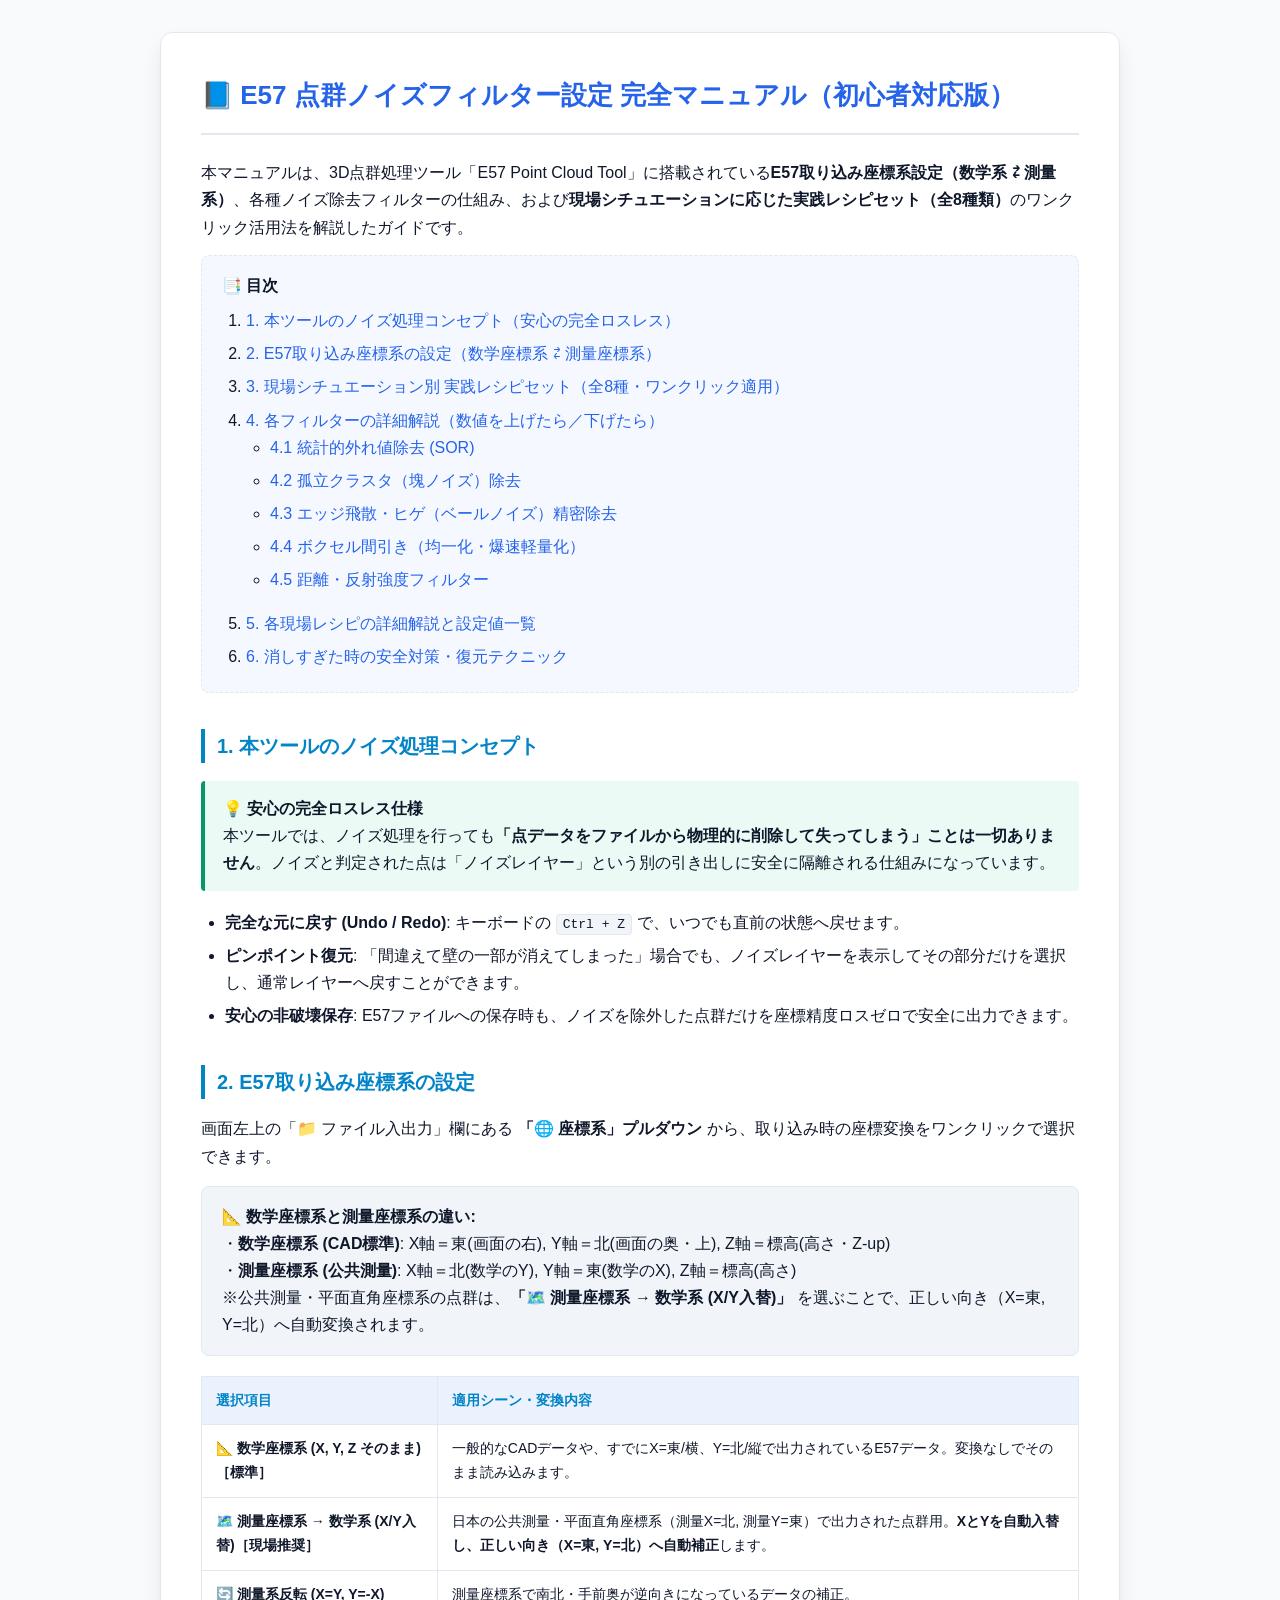
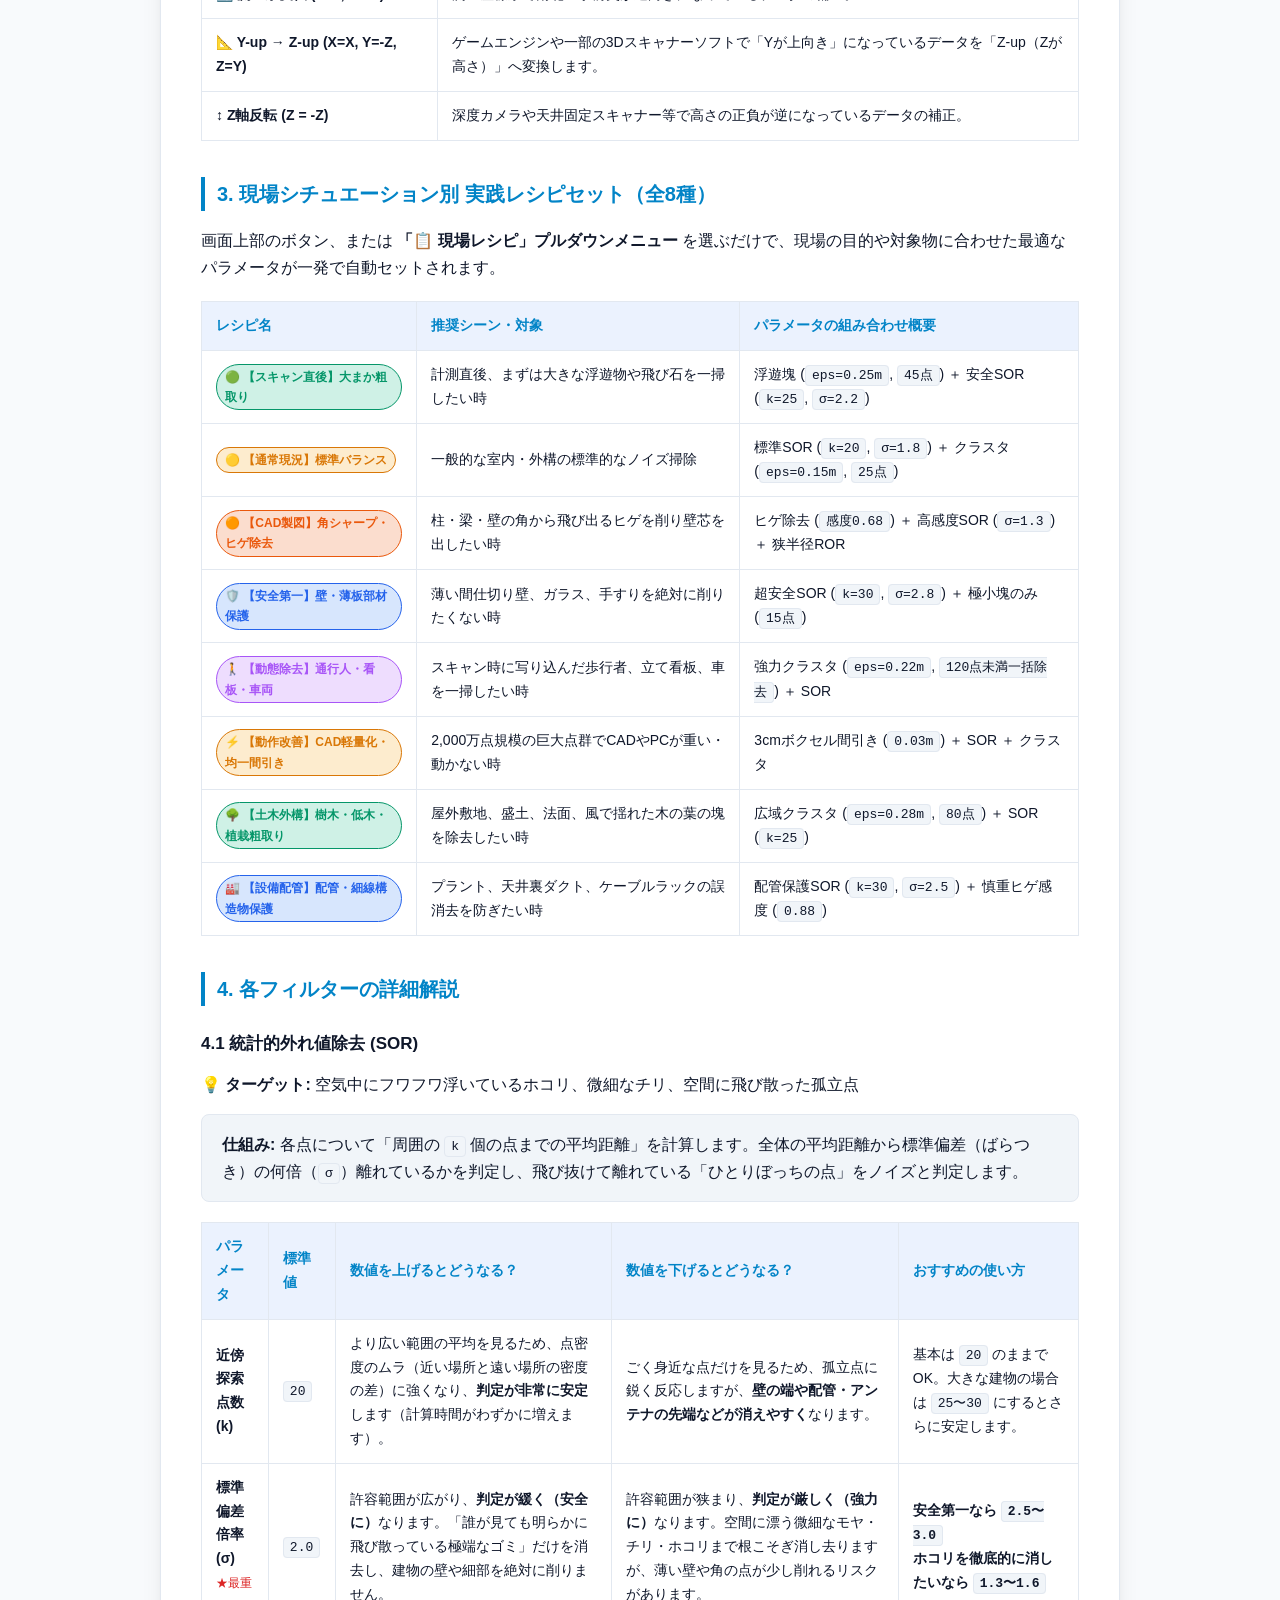
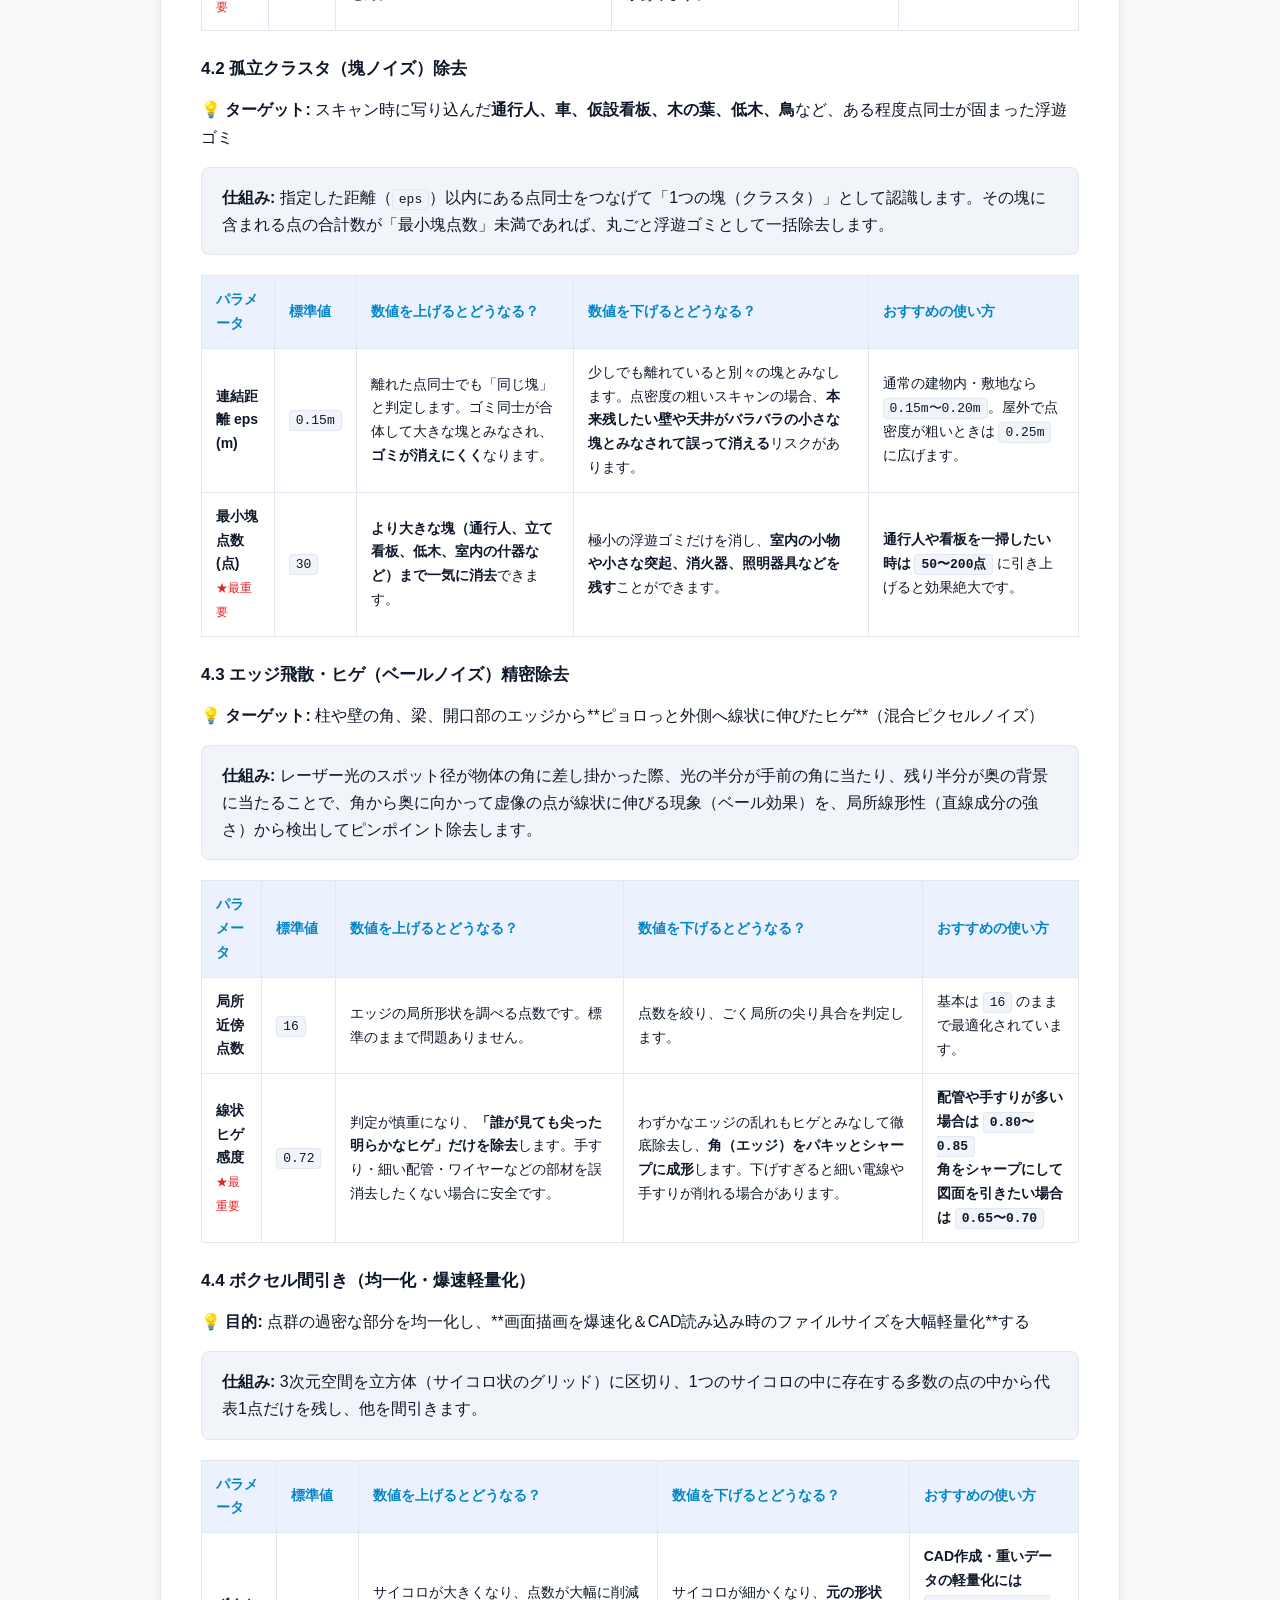
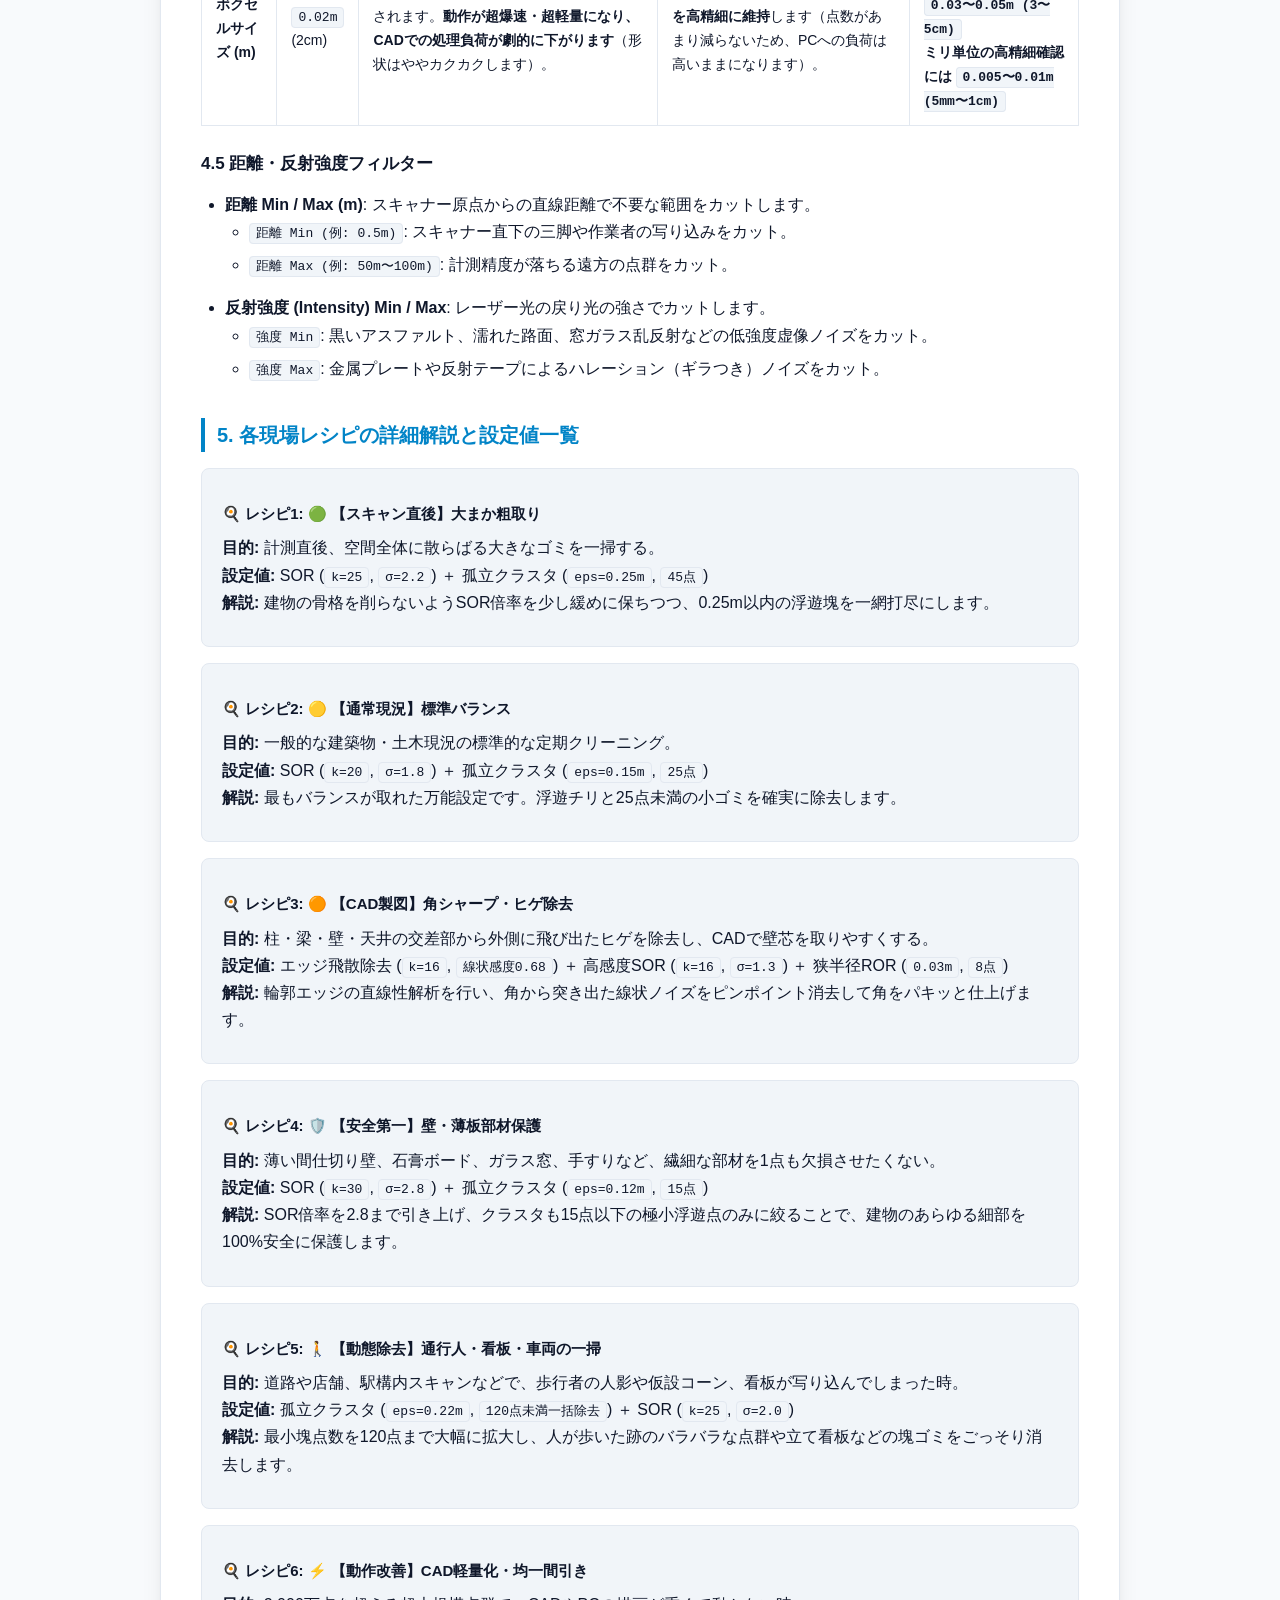
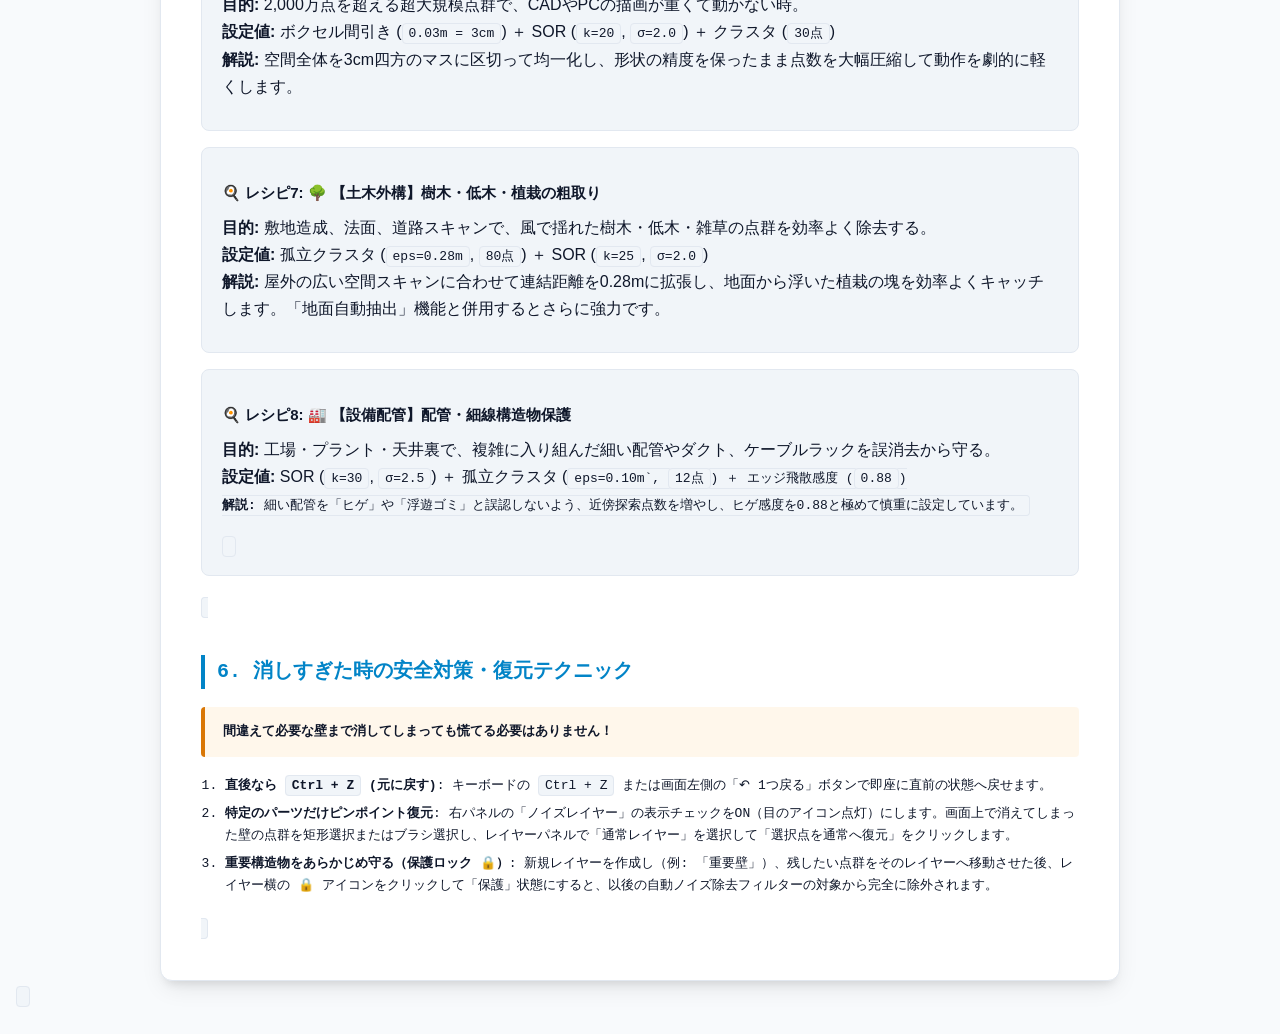
<file: ノイズフィルター設定ガイド_初心者向け完全マニュアル.html>
<!DOCTYPE html>
<html lang="ja">
<head>
  <meta charset="UTF-8">
  <meta name="viewport" content="width=device-width, initial-scale=1.0">
  <title>E57 点群ノイズフィルター設定 完全マニュアル（初心者対応版）</title>
  <style>
    :root {
      --bg: #0f172a;
      --card-bg: #1e293b;
      --border: #334155;
      --text: #f8fafc;
      --text-muted: #94a3b8;
      --primary: #3b82f6;
      --primary-hover: #2563eb;
      --accent: #38bdf8;
      --success: #10b981;
      --warning: #f59e0b;
      --danger: #ef4444;
      --code-bg: #0b1120;
    }
    @media (prefers-color-scheme: light) {
      :root {
        --bg: #f8fafc;
        --card-bg: #ffffff;
        --border: #e2e8f0;
        --text: #0f172a;
        --text-muted: #64748b;
        --primary: #2563eb;
        --primary-hover: #1d4ed8;
        --accent: #0284c7;
        --success: #059669;
        --warning: #d97706;
        --danger: #dc2626;
        --code-bg: #f1f5f9;
      }
    }
    * { box-sizing: border-box; margin: 0; padding: 0; }
    body {
      font-family: -apple-system, BlinkMacSystemFont, "Segoe UI", Roboto, "Helvetica Neue", Arial, sans-serif;
      background: var(--bg);
      color: var(--text);
      line-height: 1.7;
      padding: 32px 16px;
    }
    .container {
      max-width: 960px;
      margin: 0 auto;
      background: var(--card-bg);
      border: 1px solid var(--border);
      border-radius: 12px;
      padding: 40px;
      box-shadow: 0 10px 25px -5px rgba(0, 0, 0, 0.1), 0 8px 10px -6px rgba(0, 0, 0, 0.1);
    }
    h1 {
      font-size: 26px;
      font-weight: 700;
      color: var(--primary);
      border-bottom: 2px solid var(--border);
      padding-bottom: 16px;
      margin-bottom: 24px;
      display: flex;
      align-items: center;
      gap: 10px;
    }
    h2 {
      font-size: 20px;
      font-weight: 600;
      color: var(--accent);
      margin-top: 36px;
      margin-bottom: 16px;
      border-left: 4px solid var(--accent);
      padding-left: 12px;
    }
    h3 {
      font-size: 17px;
      font-weight: 600;
      margin-top: 24px;
      margin-bottom: 12px;
      color: var(--text);
    }
    h4 {
      font-size: 15px;
      font-weight: 600;
      margin-top: 16px;
      margin-bottom: 8px;
    }
    p { margin-bottom: 14px; }
    ul, ol { margin-left: 24px; margin-bottom: 16px; }
    li { margin-bottom: 6px; }
    table {
      width: 100%;
      border-collapse: collapse;
      margin: 20px 0;
      font-size: 14px;
    }
    th, td {
      border: 1px solid var(--border);
      padding: 12px 14px;
      text-align: left;
    }
    th {
      background: rgba(59, 130, 246, 0.1);
      color: var(--accent);
      font-weight: 600;
    }
    tr:nth-child(even) { background: rgba(255, 255, 255, 0.02); }
    .badge {
      display: inline-block;
      padding: 2px 8px;
      border-radius: 9999px;
      font-size: 12px;
      font-weight: 600;
    }
    .badge-green { background: rgba(16, 185, 129, 0.2); color: var(--success); border: 1px solid var(--success); }
    .badge-yellow { background: rgba(245, 158, 11, 0.2); color: var(--warning); border: 1px solid var(--warning); }
    .badge-blue { background: rgba(59, 130, 246, 0.2); color: var(--primary); border: 1px solid var(--primary); }
    .badge-orange { background: rgba(234, 88, 12, 0.2); color: #ea580c; border: 1px solid #ea580c; }
    .badge-purple { background: rgba(168, 85, 247, 0.2); color: #a855f7; border: 1px solid #a855f7; }
    .card-box {
      background: var(--code-bg);
      border: 1px solid var(--border);
      border-radius: 8px;
      padding: 16px 20px;
      margin: 16px 0;
    }
    .tip-box {
      border-left: 4px solid var(--success);
      background: rgba(16, 185, 129, 0.08);
      padding: 14px 18px;
      border-radius: 4px;
      margin: 18px 0;
    }
    .warn-box {
      border-left: 4px solid var(--warning);
      background: rgba(245, 158, 11, 0.08);
      padding: 14px 18px;
      border-radius: 4px;
      margin: 18px 0;
    }
    code {
      font-family: ui-monospace, SFMono-Regular, Menlo, Monaco, Consolas, monospace;
      font-size: 13px;
      background: var(--code-bg);
      padding: 2px 6px;
      border-radius: 4px;
      border: 1px solid var(--border);
    }
    .nav-box {
      background: rgba(59, 130, 246, 0.05);
      border: 1px dashed var(--border);
      border-radius: 8px;
      padding: 16px 20px;
      margin-bottom: 24px;
    }
    .nav-box a {
      color: var(--primary);
      text-decoration: none;
      font-weight: 500;
    }
    .nav-box a:hover { text-decoration: underline; }
    @media print {
      body { background: #fff; color: #000; padding: 0; }
      .container { border: none; box-shadow: none; padding: 0; max-width: 100%; }
      th { background: #f0f0f0; color: #000; }
      code { background: #eee; color: #000; }
    }
  </style>
</head>
<body>

<div class="container">
  <h1>📘 E57 点群ノイズフィルター設定 完全マニュアル（初心者対応版）</h1>
  <p>本マニュアルは、3D点群処理ツール「E57 Point Cloud Tool」に搭載されている<strong>E57取り込み座標系設定（数学系 ⇄ 測量系）</strong>、各種ノイズ除去フィルターの仕組み、および<strong>現場シチュエーションに応じた実践レシピセット（全8種類）</strong>のワンクリック活用法を解説したガイドです。</p>

  <div class="nav-box">
    <strong>📑 目次</strong>
    <ol style="margin-top: 8px; margin-bottom: 0;">
      <li><a href="#concept">1. 本ツールのノイズ処理コンセプト（安心の完全ロスレス）</a></li>
      <li><a href="#coord">2. E57取り込み座標系の設定（数学座標系 ⇄ 測量座標系）</a></li>
      <li><a href="#preset">3. 現場シチュエーション別 実践レシピセット（全8種・ワンクリック適用）</a></li>
      <li><a href="#filters">4. 各フィルターの詳細解説（数値を上げたら／下げたら）</a>
        <ul>
          <li><a href="#sor">4.1 統計的外れ値除去 (SOR)</a></li>
          <li><a href="#cluster">4.2 孤立クラスタ（塊ノイズ）除去</a></li>
          <li><a href="#edge">4.3 エッジ飛散・ヒゲ（ベールノイズ）精密除去</a></li>
          <li><a href="#voxel">4.4 ボクセル間引き（均一化・爆速軽量化）</a></li>
          <li><a href="#dist_int">4.5 距離・反射強度フィルター</a></li>
        </ul>
      </li>
      <li><a href="#recipes">5. 各現場レシピの詳細解説と設定値一覧</a></li>
      <li><a href="#safety">6. 消しすぎた時の安全対策・復元テクニック</a></li>
    </ol>
  </div>

  <h2 id="concept">1. 本ツールのノイズ処理コンセプト</h2>
  <div class="tip-box">
    <strong>💡 安心の完全ロスレス仕様</strong><br>
    本ツールでは、ノイズ処理を行っても<strong>「点データをファイルから物理的に削除して失ってしまう」ことは一切ありません</strong>。ノイズと判定された点は「ノイズレイヤー」という別の引き出しに安全に隔離される仕組みになっています。
  </div>
  <ul>
    <li><strong>完全な元に戻す (Undo / Redo)</strong>: キーボードの <code>Ctrl + Z</code> で、いつでも直前の状態へ戻せます。</li>
    <li><strong>ピンポイント復元</strong>: 「間違えて壁の一部が消えてしまった」場合でも、ノイズレイヤーを表示してその部分だけを選択し、通常レイヤーへ戻すことができます。</li>
    <li><strong>安心の非破壊保存</strong>: E57ファイルへの保存時も、ノイズを除外した点群だけを座標精度ロスゼロで安全に出力できます。</li>
  </ul>

  <h2 id="coord">2. E57取り込み座標系の設定</h2>
  <p>画面左上の「📁 ファイル入出力」欄にある <strong>「🌐 座標系」プルダウン</strong> から、取り込み時の座標変換をワンクリックで選択できます。</p>
  
  <div class="card-box">
    <strong>📐 数学座標系と測量座標系の違い:</strong><br>
    ・<strong>数学座標系 (CAD標準)</strong>: X軸＝東(画面の右), Y軸＝北(画面の奥・上), Z軸＝標高(高さ・Z-up)<br>
    ・<strong>測量座標系 (公共測量)</strong>: X軸＝北(数学のY), Y軸＝東(数学のX), Z軸＝標高(高さ)<br>
    ※公共測量・平面直角座標系の点群は、<strong>「🗺️ 測量座標系 → 数学系 (X/Y入替)」</strong> を選ぶことで、正しい向き（X=東, Y=北）へ自動変換されます。
  </div>

  <table>
    <thead>
      <tr>
        <th>選択項目</th>
        <th>適用シーン・変換内容</th>
      </tr>
    </thead>
    <tbody>
      <tr>
        <td><strong>📐 数学座標系 (X, Y, Z そのまま)［標準］</strong></td>
        <td>一般的なCADデータや、すでにX=東/横、Y=北/縦で出力されているE57データ。変換なしでそのまま読み込みます。</td>
      </tr>
      <tr>
        <td><strong>🗺️ 測量座標系 → 数学系 (X/Y入替)［現場推奨］</strong></td>
        <td>日本の公共測量・平面直角座標系（測量X=北, 測量Y=東）で出力された点群用。<strong>XとYを自動入替し、正しい向き（X=東, Y=北）へ自動補正</strong>します。</td>
      </tr>
      <tr>
        <td><strong>🔄 測量系反転 (X=Y, Y=-X)</strong></td>
        <td>測量座標系で南北・手前奥が逆向きになっているデータの補正。</td>
      </tr>
      <tr>
        <td><strong>📐 Y-up → Z-up (X=X, Y=-Z, Z=Y)</strong></td>
        <td>ゲームエンジンや一部の3Dスキャナーソフトで「Yが上向き」になっているデータを「Z-up（Zが高さ）」へ変換します。</td>
      </tr>
      <tr>
        <td><strong>↕️ Z軸反転 (Z = -Z)</strong></td>
        <td>深度カメラや天井固定スキャナー等で高さの正負が逆になっているデータの補正。</td>
      </tr>
    </tbody>
  </table>

  <h2 id="preset">3. 現場シチュエーション別 実践レシピセット（全8種）</h2>
  <p>画面上部のボタン、または <strong>「📋 現場レシピ」プルダウンメニュー</strong> を選ぶだけで、現場の目的や対象物に合わせた最適なパラメータが一発で自動セットされます。</p>

  <table>
    <thead>
      <tr>
        <th>レシピ名</th>
        <th>推奨シーン・対象</th>
        <th>パラメータの組み合わせ概要</th>
      </tr>
    </thead>
    <tbody>
      <tr>
        <td><span class="badge badge-green">🟢 【スキャン直後】大まか粗取り</span></td>
        <td>計測直後、まずは大きな浮遊物や飛び石を一掃したい時</td>
        <td>浮遊塊 (<code>eps=0.25m</code>, <code>45点</code>) ＋ 安全SOR (<code>k=25</code>, <code>σ=2.2</code>)</td>
      </tr>
      <tr>
        <td><span class="badge badge-yellow">🟡 【通常現況】標準バランス</span></td>
        <td>一般的な室内・外構の標準的なノイズ掃除</td>
        <td>標準SOR (<code>k=20</code>, <code>σ=1.8</code>) ＋ クラスタ (<code>eps=0.15m</code>, <code>25点</code>)</td>
      </tr>
      <tr>
        <td><span class="badge badge-orange">🟠 【CAD製図】角シャープ・ヒゲ除去</span></td>
        <td>柱・梁・壁の角から飛び出るヒゲを削り壁芯を出したい時</td>
        <td>ヒゲ除去 (<code>感度0.68</code>) ＋ 高感度SOR (<code>σ=1.3</code>) ＋ 狭半径ROR</td>
      </tr>
      <tr>
        <td><span class="badge badge-blue">🛡️ 【安全第一】壁・薄板部材保護</span></td>
        <td>薄い間仕切り壁、ガラス、手すりを絶対に削りたくない時</td>
        <td>超安全SOR (<code>k=30</code>, <code>σ=2.8</code>) ＋ 極小塊のみ (<code>15点</code>)</td>
      </tr>
      <tr>
        <td><span class="badge badge-purple">🚶 【動態除去】通行人・看板・車両</span></td>
        <td>スキャン時に写り込んだ歩行者、立て看板、車を一掃したい時</td>
        <td>強力クラスタ (<code>eps=0.22m</code>, <code>120点未満一括除去</code>) ＋ SOR</td>
      </tr>
      <tr>
        <td><span class="badge badge-yellow">⚡ 【動作改善】CAD軽量化・均一間引き</span></td>
        <td>2,000万点規模の巨大点群でCADやPCが重い・動かない時</td>
        <td>3cmボクセル間引き (<code>0.03m</code>) ＋ SOR ＋ クラスタ</td>
      </tr>
      <tr>
        <td><span class="badge badge-green">🌳 【土木外構】樹木・低木・植栽粗取り</span></td>
        <td>屋外敷地、盛土、法面、風で揺れた木の葉の塊を除去したい時</td>
        <td>広域クラスタ (<code>eps=0.28m</code>, <code>80点</code>) ＋ SOR (<code>k=25</code>)</td>
      </tr>
      <tr>
        <td><span class="badge badge-blue">🏭 【設備配管】配管・細線構造物保護</span></td>
        <td>プラント、天井裏ダクト、ケーブルラックの誤消去を防ぎたい時</td>
        <td>配管保護SOR (<code>k=30</code>, <code>σ=2.5</code>) ＋ 慎重ヒゲ感度 (<code>0.88</code>)</td>
      </tr>
    </tbody>
  </table>

  <h2 id="filters">4. 各フィルターの詳細解説</h2>

  <h3 id="sor">4.1 統計的外れ値除去 (SOR)</h3>
  <p><strong>💡 ターゲット:</strong> 空気中にフワフワ浮いているホコリ、微細なチリ、空間に飛び散った孤立点</p>
  <div class="card-box">
    <strong>仕組み:</strong> 各点について「周囲の <code>k</code> 個の点までの平均距離」を計算します。全体の平均距離から標準偏差（ばらつき）の何倍（<code>σ</code>）離れているかを判定し、飛び抜けて離れている「ひとりぼっちの点」をノイズと判定します。
  </div>
  <table>
    <thead>
      <tr>
        <th>パラメータ</th>
        <th>標準値</th>
        <th>数値を上げるとどうなる？</th>
        <th>数値を下げるとどうなる？</th>
        <th>おすすめの使い方</th>
      </tr>
    </thead>
    <tbody>
      <tr>
        <td><strong>近傍探索点数 (k)</strong></td>
        <td><code>20</code></td>
        <td>より広い範囲の平均を見るため、点密度のムラ（近い場所と遠い場所の密度の差）に強くなり、<strong>判定が非常に安定</strong>します（計算時間がわずかに増えます）。</td>
        <td>ごく身近な点だけを見るため、孤立点に鋭く反応しますが、<strong>壁の端や配管・アンテナの先端などが消えやすく</strong>なります。</td>
        <td>基本は <code>20</code> のままでOK。大きな建物の場合は <code>25〜30</code> にするとさらに安定します。</td>
      </tr>
      <tr>
        <td><strong>標準偏差倍率 (σ)</strong><br><span style="color:var(--danger); font-size:12px;">★最重要</span></td>
        <td><code>2.0</code></td>
        <td>許容範囲が広がり、<strong>判定が緩く（安全に）</strong>なります。「誰が見ても明らかに飛び散っている極端なゴミ」だけを消去し、建物の壁や細部を絶対に削りません。</td>
        <td>許容範囲が狭まり、<strong>判定が厳しく（強力に）</strong>なります。空間に漂う微細なモヤ・チリ・ホコリまで根こそぎ消し去りますが、薄い壁や角の点が少し削れるリスクがあります。</td>
        <td><strong>安全第一なら <code>2.5〜3.0</code></strong><br><strong>ホコリを徹底的に消したいなら <code>1.3〜1.6</code></strong></td>
      </tr>
    </tbody>
  </table>

  <h3 id="cluster">4.2 孤立クラスタ（塊ノイズ）除去</h3>
  <p><strong>💡 ターゲット:</strong> スキャン時に写り込んだ<strong>通行人、車、仮設看板、木の葉、低木、鳥</strong>など、ある程度点同士が固まった浮遊ゴミ</p>
  <div class="card-box">
    <strong>仕組み:</strong> 指定した距離（<code>eps</code>）以内にある点同士をつなげて「1つの塊（クラスタ）」として認識します。その塊に含まれる点の合計数が「最小塊点数」未満であれば、丸ごと浮遊ゴミとして一括除去します。
  </div>
  <table>
    <thead>
      <tr>
        <th>パラメータ</th>
        <th>標準値</th>
        <th>数値を上げるとどうなる？</th>
        <th>数値を下げるとどうなる？</th>
        <th>おすすめの使い方</th>
      </tr>
    </thead>
    <tbody>
      <tr>
        <td><strong>連結距離 eps (m)</strong></td>
        <td><code>0.15m</code></td>
        <td>離れた点同士でも「同じ塊」と判定します。ゴミ同士が合体して大きな塊とみなされ、<strong>ゴミが消えにくく</strong>なります。</td>
        <td>少しでも離れていると別々の塊とみなします。点密度の粗いスキャンの場合、<strong>本来残したい壁や天井がバラバラの小さな塊とみなされて誤って消える</strong>リスクがあります。</td>
        <td>通常の建物内・敷地なら <code>0.15m〜0.20m</code>。屋外で点密度が粗いときは <code>0.25m</code> に広げます。</td>
      </tr>
      <tr>
        <td><strong>最小塊点数 (点)</strong><br><span style="color:var(--danger); font-size:12px;">★最重要</span></td>
        <td><code>30</code></td>
        <td><strong>より大きな塊（通行人、立て看板、低木、室内の什器など）まで一気に消去</strong>できます。</td>
        <td>極小の浮遊ゴミだけを消し、<strong>室内の小物や小さな突起、消火器、照明器具などを残す</strong>ことができます。</td>
        <td><strong>通行人や看板を一掃したい時は <code>50〜200点</code></strong> に引き上げると効果絶大です。</td>
      </tr>
    </tbody>
  </table>

  <h3 id="edge">4.3 エッジ飛散・ヒゲ（ベールノイズ）精密除去</h3>
  <p><strong>💡 ターゲット:</strong> 柱や壁の角、梁、開口部のエッジから**ピョロっと外側へ線状に伸びたヒゲ**（混合ピクセルノイズ）</p>
  <div class="card-box">
    <strong>仕組み:</strong> レーザー光のスポット径が物体の角に差し掛かった際、光の半分が手前の角に当たり、残り半分が奥の背景に当たることで、角から奥に向かって虚像の点が線状に伸びる現象（ベール効果）を、局所線形性（直線成分の強さ）から検出してピンポイント除去します。
  </div>
  <table>
    <thead>
      <tr>
        <th>パラメータ</th>
        <th>標準値</th>
        <th>数値を上げるとどうなる？</th>
        <th>数値を下げるとどうなる？</th>
        <th>おすすめの使い方</th>
      </tr>
    </thead>
    <tbody>
      <tr>
        <td><strong>局所近傍点数</strong></td>
        <td><code>16</code></td>
        <td>エッジの局所形状を調べる点数です。標準のままで問題ありません。</td>
        <td>点数を絞り、ごく局所の尖り具合を判定します。</td>
        <td>基本は <code>16</code> のままで最適化されています。</td>
      </tr>
      <tr>
        <td><strong>線状ヒゲ感度</strong><br><span style="color:var(--danger); font-size:12px;">★最重要</span></td>
        <td><code>0.72</code></td>
        <td>判定が慎重になり、<strong>「誰が見ても尖った明らかなヒゲ」だけを除去</strong>します。手すり・細い配管・ワイヤーなどの部材を誤消去したくない場合に安全です。</td>
        <td>わずかなエッジの乱れもヒゲとみなして徹底除去し、<strong>角（エッジ）をパキッとシャープに成形</strong>します。下げすぎると細い電線や手すりが削れる場合があります。</td>
        <td><strong>配管や手すりが多い場合は <code>0.80〜0.85</code></strong><br><strong>角をシャープにして図面を引きたい場合は <code>0.65〜0.70</code></strong></td>
      </tr>
    </tbody>
  </table>

  <h3 id="voxel">4.4 ボクセル間引き（均一化・爆速軽量化）</h3>
  <p><strong>💡 目的:</strong> 点群の過密な部分を均一化し、**画面描画を爆速化＆CAD読み込み時のファイルサイズを大幅軽量化**する</p>
  <div class="card-box">
    <strong>仕組み:</strong> 3次元空間を立方体（サイコロ状のグリッド）に区切り、1つのサイコロの中に存在する多数の点の中から代表1点だけを残し、他を間引きます。
  </div>
  <table>
    <thead>
      <tr>
        <th>パラメータ</th>
        <th>標準値</th>
        <th>数値を上げるとどうなる？</th>
        <th>数値を下げるとどうなる？</th>
        <th>おすすめの使い方</th>
      </tr>
    </thead>
    <tbody>
      <tr>
        <td><strong>ボクセルサイズ (m)</strong></td>
        <td><code>0.02m</code><br>(2cm)</td>
        <td>サイコロが大きくなり、点数が大幅に削減されます。<strong>動作が超爆速・超軽量になり、CADでの処理負荷が劇的に下がります</strong>（形状はややカクカクします）。</td>
        <td>サイコロが細かくなり、<strong>元の形状を高精細に維持</strong>します（点数があまり減らないため、PCへの負荷は高いままになります）。</td>
        <td><strong>CAD作成・重いデータの軽量化には <code>0.03〜0.05m (3〜5cm)</code></strong><br><strong>ミリ単位の高精細確認には <code>0.005〜0.01m (5mm〜1cm)</code></strong></td>
      </tr>
    </tbody>
  </table>

  <h3 id="dist_int">4.5 距離・反射強度フィルター</h3>
  <ul>
    <li><strong>距離 Min / Max (m)</strong>: スキャナー原点からの直線距離で不要な範囲をカットします。
      <ul>
        <li><code>距離 Min (例: 0.5m)</code>: スキャナー直下の三脚や作業者の写り込みをカット。</li>
        <li><code>距離 Max (例: 50m〜100m)</code>: 計測精度が落ちる遠方の点群をカット。</li>
      </ul>
    </li>
    <li><strong>反射強度 (Intensity) Min / Max</strong>: レーザー光の戻り光の強さでカットします。
      <ul>
        <li><code>強度 Min</code>: 黒いアスファルト、濡れた路面、窓ガラス乱反射などの低強度虚像ノイズをカット。</li>
        <li><code>強度 Max</code>: 金属プレートや反射テープによるハレーション（ギラつき）ノイズをカット。</li>
      </ul>
    </li>
  </ul>

  <h2 id="recipes">5. 各現場レシピの詳細解説と設定値一覧</h2>
  
  <div class="card-box">
    <h4>🍳 レシピ1: 🟢 【スキャン直後】大まか粗取り</h4>
    <p><strong>目的:</strong> 計測直後、空間全体に散らばる大きなゴミを一掃する。<br>
    <strong>設定値:</strong> SOR (<code>k=25</code>, <code>σ=2.2</code>) ＋ 孤立クラスタ (<code>eps=0.25m</code>, <code>45点</code>)<br>
    <strong>解説:</strong> 建物の骨格を削らないようSOR倍率を少し緩めに保ちつつ、0.25m以内の浮遊塊を一網打尽にします。</p>
  </div>

  <div class="card-box">
    <h4>🍳 レシピ2: 🟡 【通常現況】標準バランス</h4>
    <p><strong>目的:</strong> 一般的な建築物・土木現況の標準的な定期クリーニング。<br>
    <strong>設定値:</strong> SOR (<code>k=20</code>, <code>σ=1.8</code>) ＋ 孤立クラスタ (<code>eps=0.15m</code>, <code>25点</code>)<br>
    <strong>解説:</strong> 最もバランスが取れた万能設定です。浮遊チリと25点未満の小ゴミを確実に除去します。</p>
  </div>

  <div class="card-box">
    <h4>🍳 レシピ3: 🟠 【CAD製図】角シャープ・ヒゲ除去</h4>
    <p><strong>目的:</strong> 柱・梁・壁・天井の交差部から外側に飛び出たヒゲを除去し、CADで壁芯を取りやすくする。<br>
    <strong>設定値:</strong> エッジ飛散除去 (<code>k=16</code>, <code>線状感度0.68</code>) ＋ 高感度SOR (<code>k=16</code>, <code>σ=1.3</code>) ＋ 狭半径ROR (<code>0.03m</code>, <code>8点</code>)<br>
    <strong>解説:</strong> 輪郭エッジの直線性解析を行い、角から突き出た線状ノイズをピンポイント消去して角をパキッと仕上げます。</p>
  </div>

  <div class="card-box">
    <h4>🍳 レシピ4: 🛡️ 【安全第一】壁・薄板部材保護</h4>
    <p><strong>目的:</strong> 薄い間仕切り壁、石膏ボード、ガラス窓、手すりなど、繊細な部材を1点も欠損させたくない。<br>
    <strong>設定値:</strong> SOR (<code>k=30</code>, <code>σ=2.8</code>) ＋ 孤立クラスタ (<code>eps=0.12m</code>, <code>15点</code>)<br>
    <strong>解説:</strong> SOR倍率を2.8まで引き上げ、クラスタも15点以下の極小浮遊点のみに絞ることで、建物のあらゆる細部を100%安全に保護します。</p>
  </div>

  <div class="card-box">
    <h4>🍳 レシピ5: 🚶 【動態除去】通行人・看板・車両の一掃</h4>
    <p><strong>目的:</strong> 道路や店舗、駅構内スキャンなどで、歩行者の人影や仮設コーン、看板が写り込んでしまった時。<br>
    <strong>設定値:</strong> 孤立クラスタ (<code>eps=0.22m</code>, <code>120点未満一括除去</code>) ＋ SOR (<code>k=25</code>, <code>σ=2.0</code>)<br>
    <strong>解説:</strong> 最小塊点数を120点まで大幅に拡大し、人が歩いた跡のバラバラな点群や立て看板などの塊ゴミをごっそり消去します。</p>
  </div>

  <div class="card-box">
    <h4>🍳 レシピ6: ⚡ 【動作改善】CAD軽量化・均一間引き</h4>
    <p><strong>目的:</strong> 2,000万点を超える超大規模点群で、CADやPCの描画が重くて動かない時。<br>
    <strong>設定値:</strong> ボクセル間引き (<code>0.03m = 3cm</code>) ＋ SOR (<code>k=20</code>, <code>σ=2.0</code>) ＋ クラスタ (<code>30点</code>)<br>
    <strong>解説:</strong> 空間全体を3cm四方のマスに区切って均一化し、形状の精度を保ったまま点数を大幅圧縮して動作を劇的に軽くします。</p>
  </div>

  <div class="card-box">
    <h4>🍳 レシピ7: 🌳 【土木外構】樹木・低木・植栽の粗取り</h4>
    <p><strong>目的:</strong> 敷地造成、法面、道路スキャンで、風で揺れた樹木・低木・雑草の点群を効率よく除去する。<br>
    <strong>設定値:</strong> 孤立クラスタ (<code>eps=0.28m</code>, <code>80点</code>) ＋ SOR (<code>k=25</code>, <code>σ=2.0</code>)<br>
    <strong>解説:</strong> 屋外の広い空間スキャンに合わせて連結距離を0.28mに拡張し、地面から浮いた植栽の塊を効率よくキャッチします。「地面自動抽出」機能と併用するとさらに強力です。</p>
  </div>

  <div class="card-box">
    <h4>🍳 レシピ8: 🏭 【設備配管】配管・細線構造物保護</h4>
    <p><strong>目的:</strong> 工場・プラント・天井裏で、複雑に入り組んだ細い配管やダクト、ケーブルラックを誤消去から守る。<br>
    <strong>設定値:</strong> SOR (<code>k=30</code>, <code>σ=2.5</code>) ＋ 孤立クラスタ (<code>eps=0.10m`, <code>12点</code>) ＋ エッジ飛散感度 (<code>0.88</code>)<br>
    <strong>解説:</strong> 細い配管を「ヒゲ」や「浮遊ゴミ」と誤認しないよう、近傍探索点数を増やし、ヒゲ感度を0.88と極めて慎重に設定しています。</p>
  </div>

  <h2 id="safety">6. 消しすぎた時の安全対策・復元テクニック</h2>
  <div class="warn-box">
    <strong>間違えて必要な壁まで消してしまっても慌てる必要はありません！</strong>
  </div>
  <ol>
    <li><strong>直後なら <code>Ctrl + Z</code> (元に戻す)</strong>:
      キーボードの <code>Ctrl + Z</code> または画面左側の「↶ 1つ戻る」ボタンで即座に直前の状態へ戻せます。
    </li>
    <li><strong>特定のパーツだけピンポイント復元</strong>:
      右パネルの「ノイズレイヤー」の表示チェックをON（目のアイコン点灯）にします。画面上で消えてしまった壁の点群を矩形選択またはブラシ選択し、レイヤーパネルで「通常レイヤー」を選択して「選択点を通常へ復元」をクリックします。
    </li>
    <li><strong>重要構造物をあらかじめ守る（保護ロック 🔒）</strong>:
      新規レイヤーを作成し（例: 「重要壁」）、残したい点群をそのレイヤーへ移動させた後、レイヤー横の 🔒 アイコンをクリックして「保護」状態にすると、以後の自動ノイズ除去フィルターの対象から完全に除外されます。
    </li>
  </ol>
</div>

</body>
</html>
</file>
